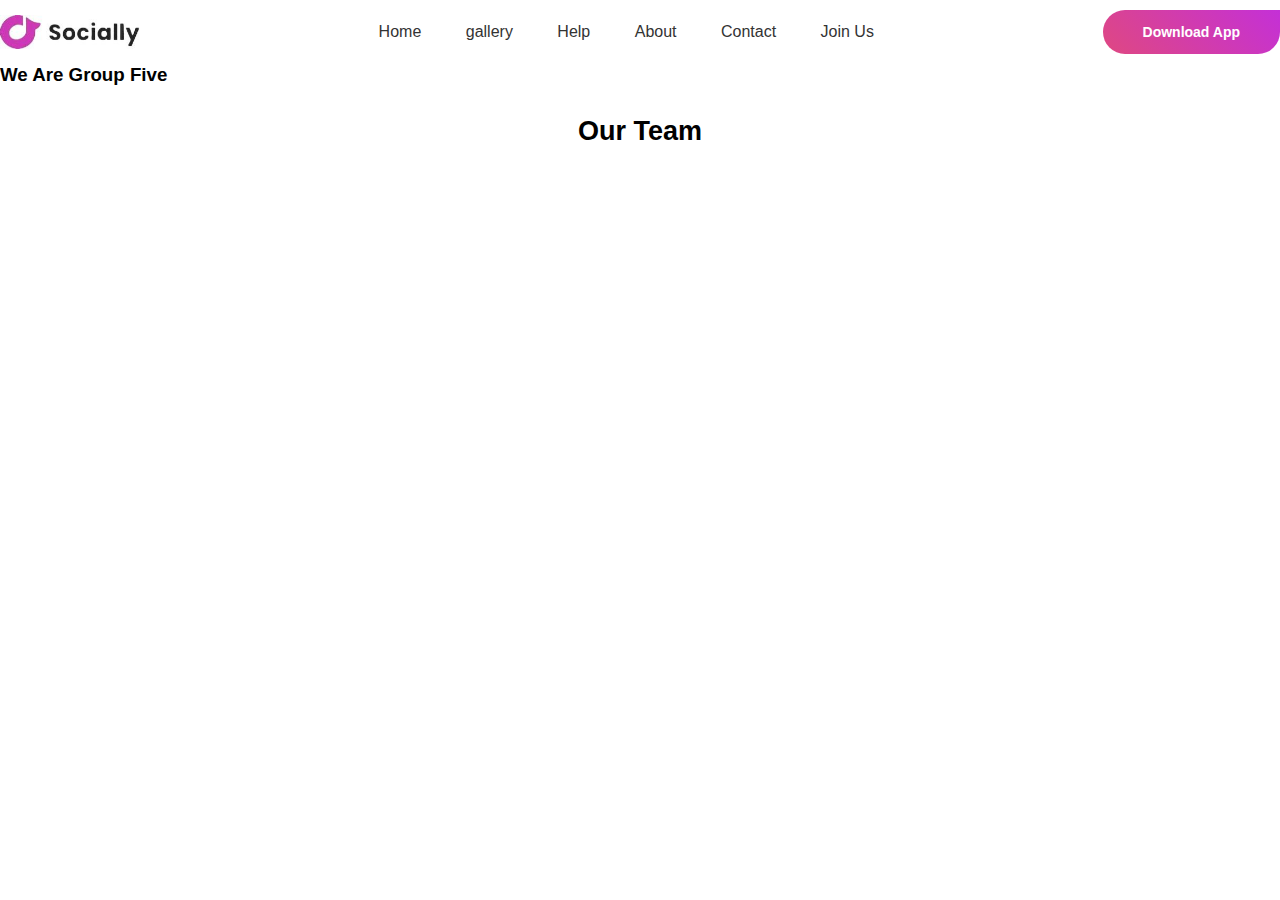
<file: make new freinds/about.html>
<!DOCTYPE html>
<html lang="en">
<head>
    <meta charset="UTF-8">
    <meta name="viewport" content="width=device-width, initial-scale=1.0">
    <title>Our Group</title>
    <link rel="stylesheet" href="style.css">
</head>
<body>
    <div class="win">
        <nav>
            <img src="lg.jpg" class="logo">
            <ul>
                <li><a href="index.html">Home</a></li>
                <li><a href="gallery.html">gallery</a></li>
                <li><a href="help.html">Help</a></li>
                <li><a href="about.html">About</a></li>
                <li><a href="contact.html">Contact</a></li>
                <li><a href="join.html">Join Us</a></li>
            </ul>
            <div>
                <!-- <a href="#" class="login-btn">Log in</a> -->
                <a href="#" class="btn">Download App</a>
            </div>
        </nav>
         <h3>We Are Group Five</h3>
        </div>
<!-- </section> -->
    <main>
        <!-- <section class="students-section"> -->
            <div class="container">
                <h2>Our Team</h2>
                <div class="table-container">
                    <table class="students-table">
                        <thead>
                            <tr>
                                <th>ID</th>
                                <th>Name</th>
                                <th>Role</th>
                            </tr>
                        </thead>
                        <tbody>
                            <tr>
                                <td>C6240096</td>
                                <td>Cabdiqani Muhumed Hassan</td>
                                <td>Design Home & Login</td>
                            </tr>
                            <tr>
                                <td>C6240050</td>
                                <td>Axmed Ibrahim Nuunow</td>
                                <td>Design about & join us</td>
                            </tr>
                            <tr>
                                <td>C6240060</td>
                                <td>Maryan Mohamed Yuusuf</td>
                                <td>Design contact </td>
                            </tr>
                            <tr>
                                <td>C6240097</td>
                                <td>Ridwo Daahir Maxamed</td>
                                <td>Design Gallery</td>
                            </tr>
                            <tr>
                                <td>C6240108</td>
                                <td>Mohamed Abdiraxman Abdulahi</td>
                                <td>Design help</td>
                            </tr>
                        </tbody>
                    </table>
                </div>
            </div>
        <!-- </section> -->
    </main>
</body>
</file>
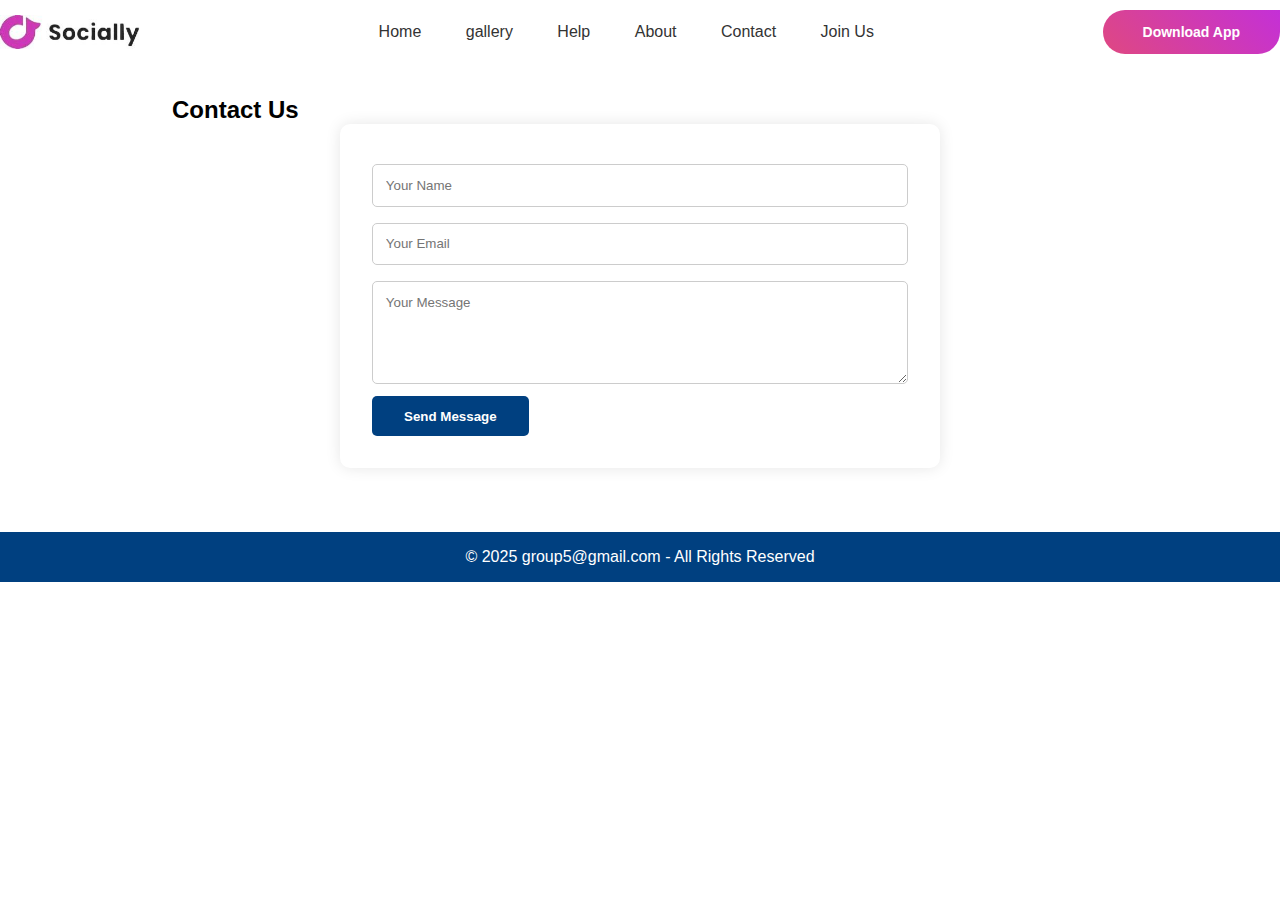
<file: make new freinds/contact.html>
<!DOCTYPE html>
<html lang="en">
<head>
    <meta charset="UTF-8">
    <meta name="viewport" content="width=device-width, initial-scale=1.0">
    <title>Our Group</title>
    <link rel="stylesheet" href="style.css">
    <style>
    section {
      padding: 2rem;
      max-width: 1000px;
      margin: auto;
    }

    .features {
      display: flex;
      flex-wrap: wrap;
      gap: 2rem;
      justify-content: center;
    }

    .card {
      background: white;
      padding: 1.5rem;
      border-radius: 10px;
      box-shadow: 0 0 10px rgba(0,0,0,0.1);
      width: 250px;
      text-align: center;
    }

    .card h3 {
      margin-bottom: 0.5rem;
    }
    form {
      background: white;
      padding: 2rem;
      border-radius: 10px;
      box-shadow: 0 0 15px rgba(0,0,0,0.1);
      max-width: 600px;
      margin: auto;
    }

    form input, form textarea {
      width: 100%;
      padding: 0.8rem;
      margin: 0.5rem 0;
      border: 1px solid #ccc;
      border-radius: 5px;
    }

    form button {
      padding: 0.8rem 2rem;
      background: #004080;
      color: white;
      border: none;
      border-radius: 5px;
      font-weight: bold;
      cursor: pointer;
      transition: 0.3s;
    }
form button:hover {
      background: #0052a3;
      /* buttonka marka la riixo colorka is bedelayo */
    }

    footer {
      background: #004080;
      color: white;
      text-align: center;
      padding: 1rem;
      /* 1rem=16px */
      margin-top: 2rem;
      /* 2rem=32px */
    }

    @media (max-width: 600px) {
      .features {
        flex-direction: column;
        align-items: center;
      }
    }
  </style>
</head>
<body>
    <div class="wow">
        <nav>
            <img src="lg.jpg" class="logo">
            <ul>
                <li><a href="index.html">Home</a></li>
                <li><a href="gallery.html">gallery</a></li>
                <li><a href="help.html">Help</a></li>
                <li><a href="about.html">About</a></li>
                <li><a href="contact.html">Contact</a></li>
                <li><a href="join.html">Join Us</a></li>
            </ul>
            <div>
                <!-- <a href="#" class="login-btn">Log in</a> -->
                <a href="#" class="btn">Download App</a>
            </div>
        </nav>
         <section>
          <!-- function -->
    <h2>Contact Us</h2>
    <form>
      <input type="text" placeholder="Your Name" required />
      <input type="email" placeholder="Your Email" required />
      <textarea rows="5" placeholder="Your Message"></textarea>
      <button type="submit">Send Message</button>
    </form>
  </section>

  <footer>
    <p>&copy; 2025 group5@gmail.com - All Rights Reserved</p>
</footer>
    </div>
</body>
</html>
</file>
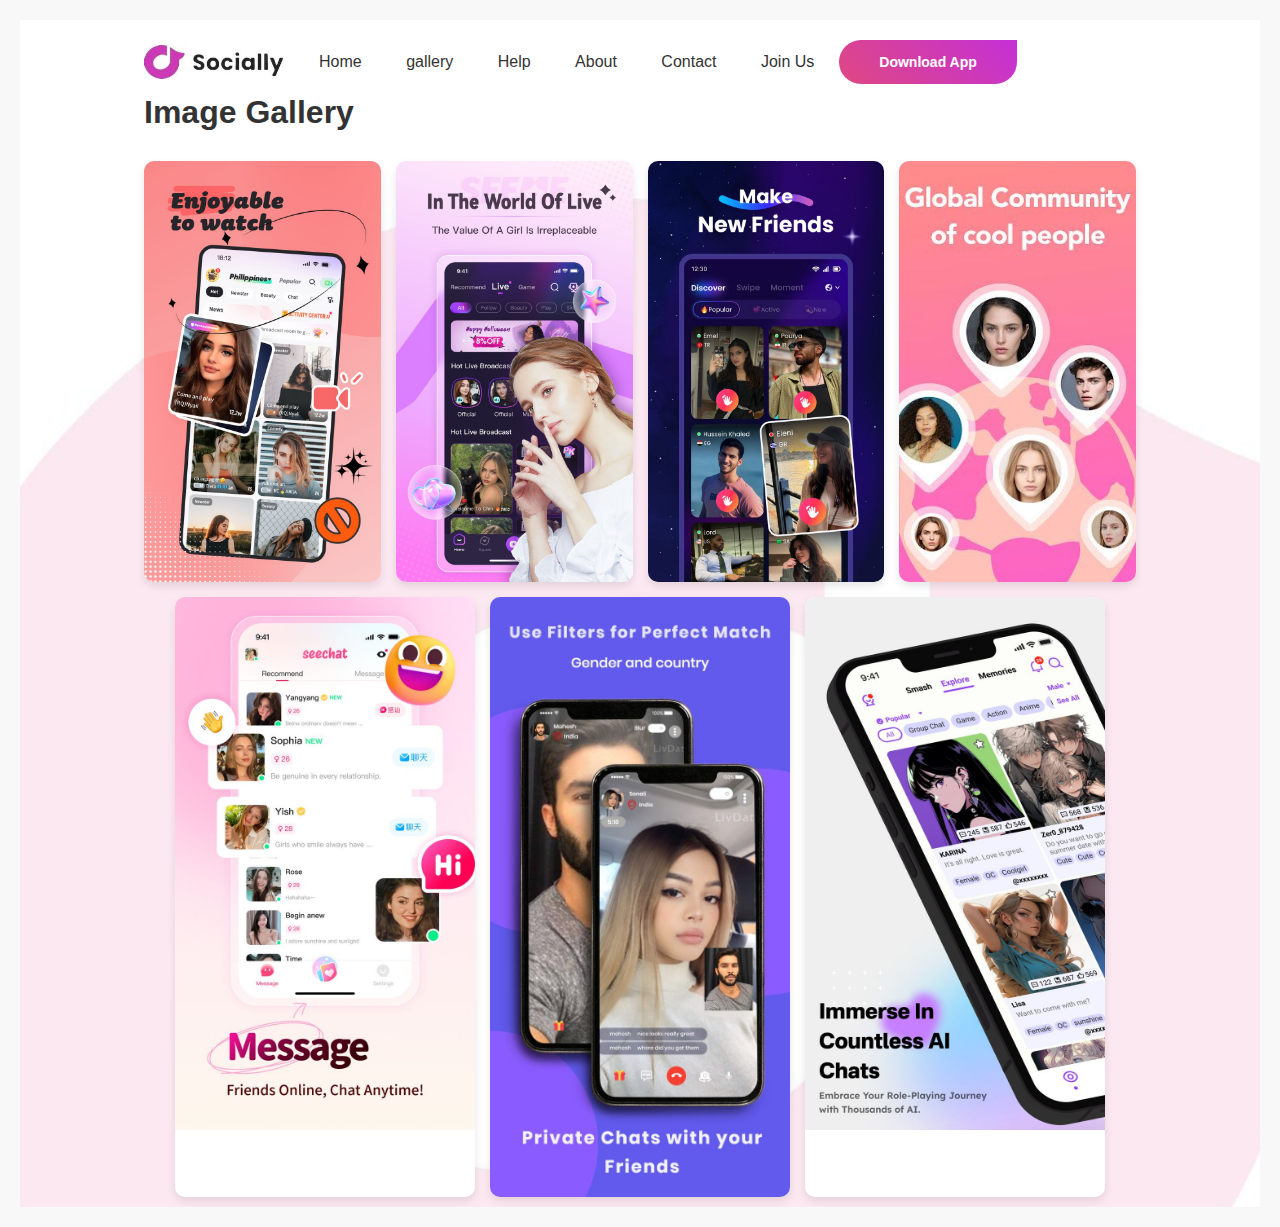
<file: make new freinds/gallery.html>
<!DOCTYPE html>
<html lang="en">
<head>
    <meta charset="UTF-8">
    <meta name="viewport" content="width=device-width, initial-scale=1.0">
    <title>Our Group</title>
    <link rel="stylesheet" href="style.css">
   <style>
    body {
  margin: 0;
  font-family: 'Segoe UI', sans-serif;
  background: #f8f8f8;
  padding: 20px;
}

.title {
  text-align: center;
  font-size: 32px;
  margin-bottom: 30px;
  color: #333;
}

.gallery {
  display: flex;
  flex-wrap: wrap;
  gap: 15px;
  /* wxa lagu xakameya contantska marke buxsaman inu jabiyo */
  /* kala fogaanta elements ka gudaha */
  justify-content: center;
}

.gallery-item {
  flex: 1 1 200px;
  max-width: 300px;
  overflow: hidden;
  border-radius: 10px;
  box-shadow: 0 4px 8px rgba(0,0,0,0.1);
  background: white;
  transition: transform 0.3s ease;
}

.gallery-item:hover {
    /* hover wuxu naga cawinaya sawirada ine kor ubodan marka ladul tago */
  transform: scale(1.05);
}

.gallery-item img {
  width: 100%;
  height: auto;
  display: block;
}
</style>
   
</head>
<body>
    <div class="hero">
        <nav>
            <img src="lg.jpg" class="logo">
            <ul>
                <li><a href="index.html">Home</a></li>
                
                <li><a href="gallery.html">gallery</a></li>
                <li><a href="help.html">Help</a></li>
                <li><a href="about.html">About</a></li>
                <li><a href="contact.html">Contact</a></li>
                 <li><a href="join.html">Join Us</a></li>
            </ul>
            <div>
                <!-- <a href="login.html" class="login-btn">Log in</a> -->
                <a href="https://apps.apple.com/my/app/camfrog-live-cam-chat-rooms/id694578768" class="btn">Download App</a>
            </div>
        </nav>
        <!-- functions start-->
  <h1 class="title">Image Gallery</h1>
  <div class="gallery">
    <div class="gallery-item"><img src="im7.jpg" alt="image1"></div>
    <div class="gallery-item"><img src="111.jpg" alt="Image 2"></div>
    <div class="gallery-item"><img src="2222.jpg" alt="Image 3"></div>
    <div class="gallery-item"><img src="im5.jpg" alt="Image 4"></div>
    <div class="gallery-item"><img src="im6.jpg" alt="Image 5"></div>
    <div class="gallery-item"><img src="uuuu.jpg" alt="Image 6"></div>
    <div class="gallery-item"><img src="kkk.jpg" alt="Image 7"></div>
  </div>
</body>
</html>
</file>
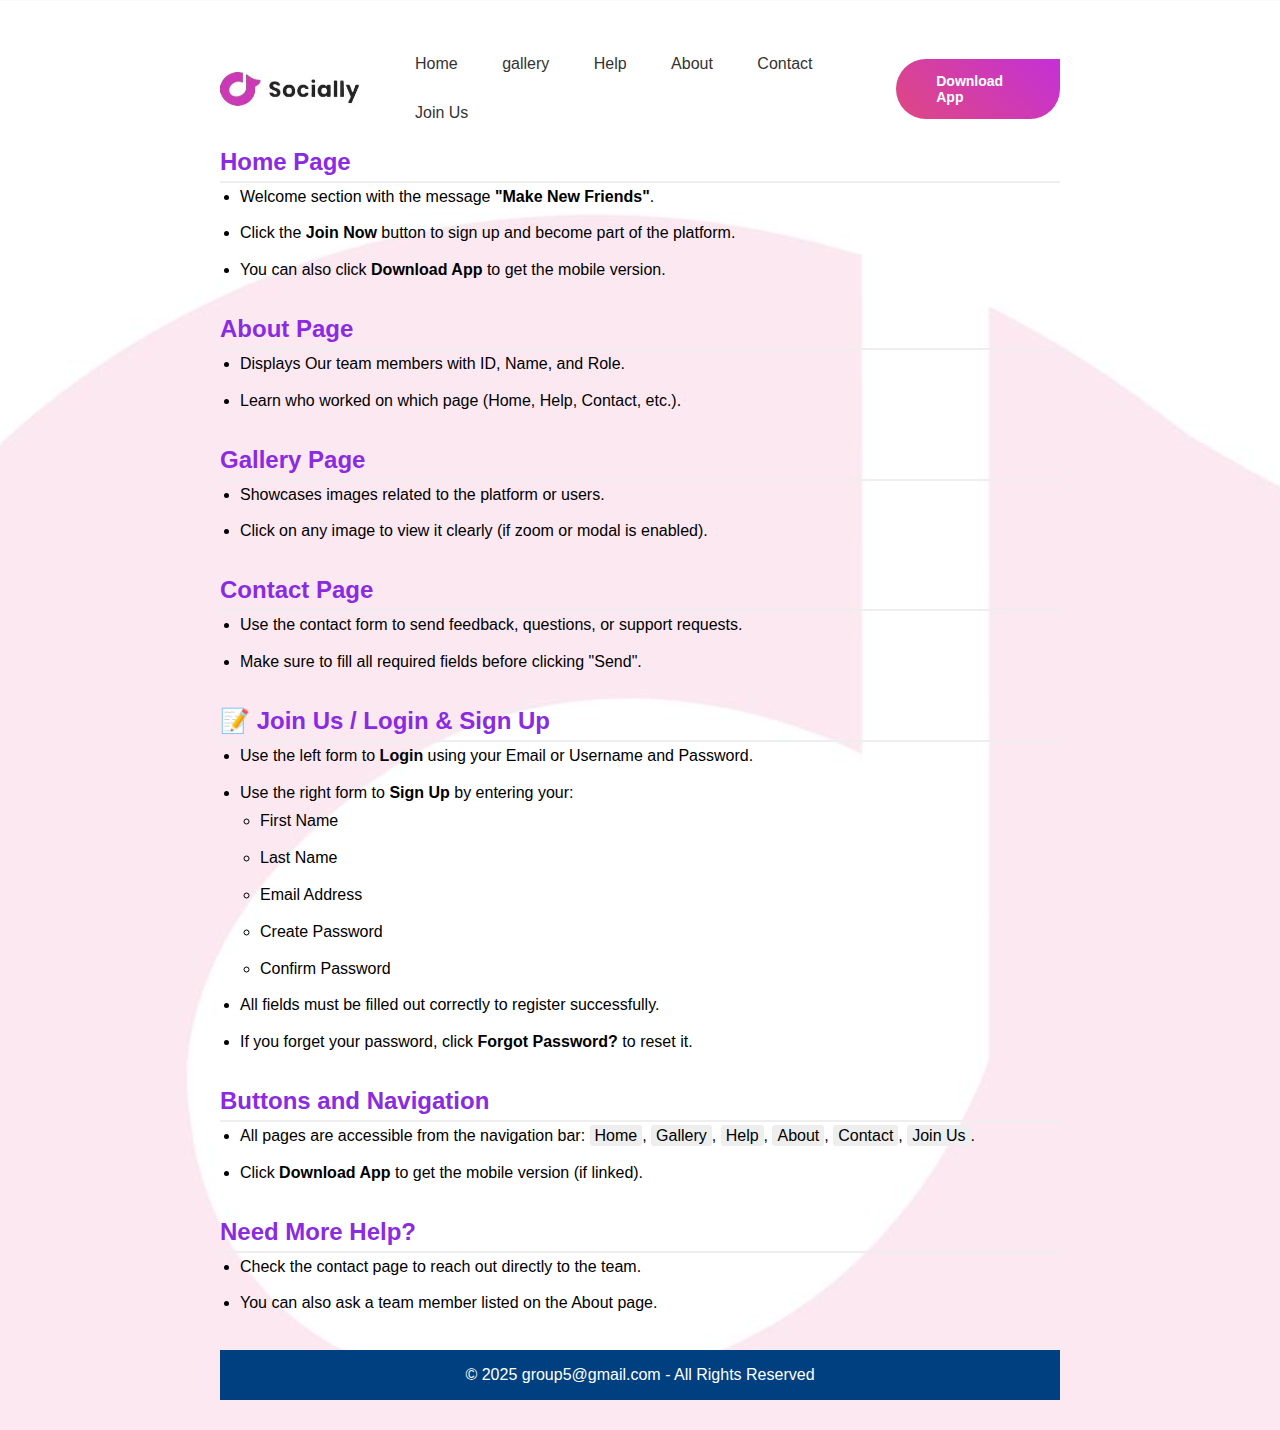
<file: make new freinds/help.html>
<!DOCTYPE html>
<html lang="en">
<head>
    <meta charset="UTF-8">
    <meta name="viewport" content="width=device-width, initial-scale=1.0">
    <title>Our Group</title>
    <link rel="stylesheet" href="style.css">
<style>
    body {
      font-family: 'Segoe UI', sans-serif;
      background-color: #f9f9f9;
      padding: 30px;
      max-width: 900px;
      margin: auto;
     background-image: url(bacground.jpg);
       background-position: center;
    background-size: cover;
    } 

    h1 {
      color: #222;
      text-align: center;
      margin-bottom: 30px;
    }

    section {
      margin-bottom: 30px;
    }

    h2 {
      color: #8a2be2;
      border-bottom: 2px solid #eee;
      padding-bottom: 5px;
    }

    ul {
      line-height: 1.8;
      padding-left: 20px;
    }

    li {
      margin-bottom: 8px;
    }

    code {
      background-color: #eee;
      padding: 2px 5px;
      border-radius: 3px;
    }
    footer {
      background: #004080;
      color: white;
      text-align: center;
      padding: 16px;
      margin-top: 32px;
    }
  </style>
</head>
<body>
    <div class="wo">
        <nav>
            <img src="lg.jpg" class="logo">
            <ul>
                <li><a href="index.html">Home</a></li>
                <li><a href="gallery.html">gallery</a></li>
                <li><a href="help.html">Help</a></li>
                <li><a href="about.html">About</a></li>
                <li><a href="contact.html">Contact</a></li>
                <li><a href="join.html">Join Us</a></li>
            </ul>
            <div>
                <!-- <a href="#" class="login-btn">Log in</a> -->
                <a href="#" class="btn">Download App</a>
            </div>
        </nav>
<body>
  <section>
    <h2> Home Page</h2>
    <ul>
      <li>Welcome section with the message <strong>"Make New Friends"</strong>.</li>
      <li>Click the <strong>Join Now</strong> button to sign up and become part of the platform.</li>
      <li>You can also click <strong>Download App</strong> to get the mobile version.</li>
    </ul>
  </section>
  <section>
    <h2>About Page</h2>
    <ul>
      <li>Displays Our team members with ID, Name, and Role.</li>
      <li>Learn who worked on which page (Home, Help, Contact, etc.).</li>
    </ul>
  </section>

  <section>
    <h2> Gallery Page</h2>
    <ul>
      <li>Showcases images related to the platform or users.</li>
      <li>Click on any image to view it clearly (if zoom or modal is enabled).</li>
    </ul>
  </section>

  <section>
    <h2> Contact Page</h2>
    <ul>
      <li>Use the contact form to send feedback, questions, or support requests.</li>
      <li>Make sure to fill all required fields before clicking "Send".</li>
    </ul>
  </section>

  <section>
    <h2>📝 Join Us / Login & Sign Up</h2>
    <ul>
      <li>Use the left form to <strong>Login</strong> using your Email or Username and Password.</li>
      <li>Use the right form to <strong>Sign Up</strong> by entering your:
        <ul>
          <li>First Name</li>
          <li>Last Name</li>
          <li>Email Address</li>
          <li>Create Password</li>
          <li>Confirm Password</li>
        </ul>
      </li>
      <li>All fields must be filled out correctly to register successfully.</li>
      <li>If you forget your password, click <strong>Forgot Password?</strong> to reset it.</li>
    </ul>
  </section>

  <section>
    <h2>Buttons and Navigation</h2>
    <ul>
      <li>All pages are accessible from the navigation bar: <code>Home</code>, <code>Gallery</code>, <code>Help</code>, <code>About</code>, <code>Contact</code>, <code>Join Us</code>.</li>
      <li>Click <strong>Download App</strong> to get the mobile version (if linked).</li>
    </ul>
  </section>

  <section>
    <h2>Need More Help?</h2>
    <ul>
      <li>Check the contact page to reach out directly to the team.</li>
      <li>You can also ask a team member listed on the About page.</li>
    </ul>
  </section>
  <footer>
    <p>&copy; 2025 group5@gmail.com - All Rights Reserved</p>
</footer>

</body>
</html>
</file>
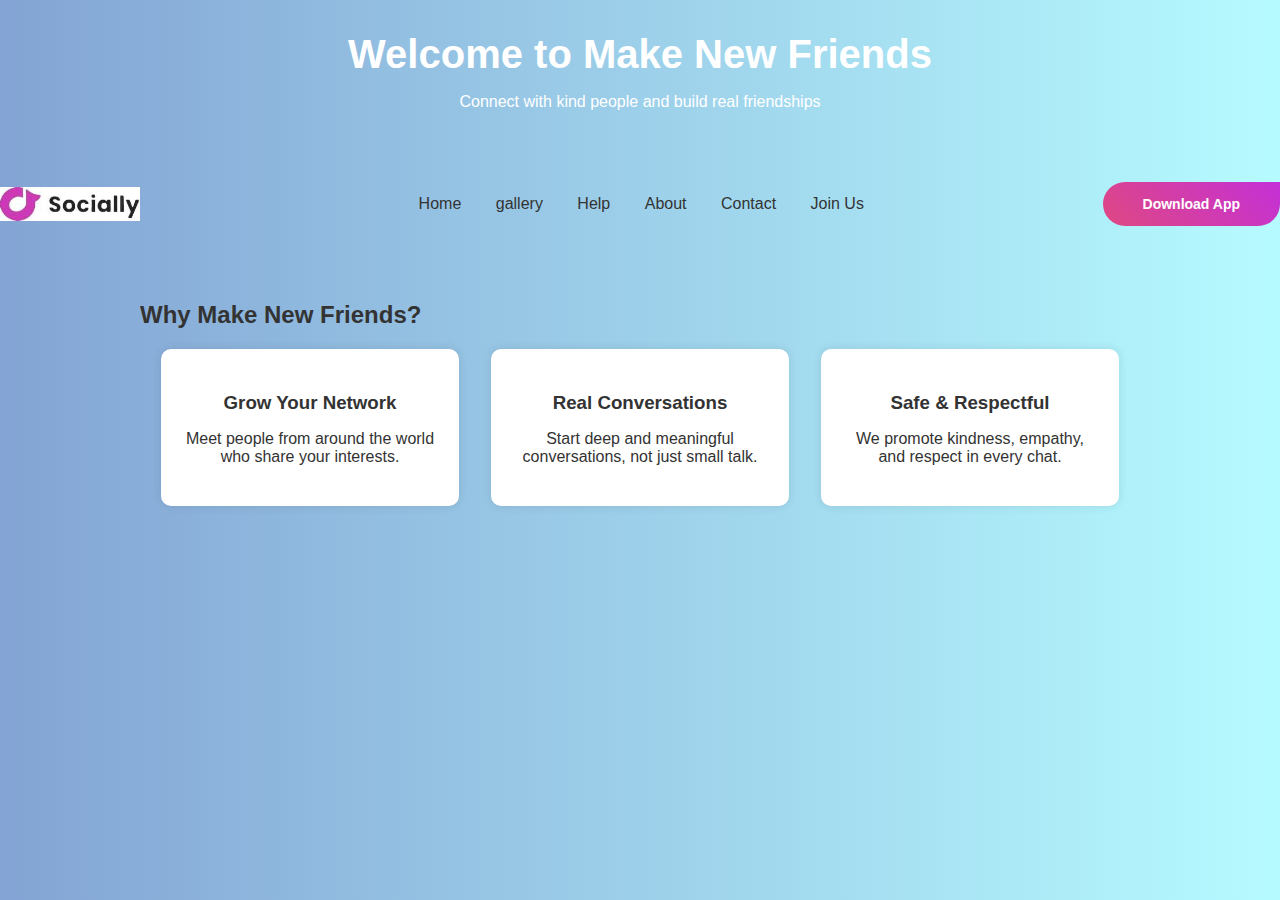
<file: make new freinds/join.html>
<!DOCTYPE html>
<html lang="en">
<head>
  <meta charset="UTF-8" />
  <meta name="viewport" content="width=device-width, initial-scale=1.0"/>
  <title>Make New Friends</title>
  <style>
    body {
      margin: 0;
      font-family: 'Segoe UI', Tahoma, Geneva, Verdana, sans-serif;
      background: linear-gradient(to right, #83a4d4, #b6fbff);
      color: #333;
    }

    header {
      color: white;
      padding: 2rem;
      text-align: center;

    }

    header h1 {
      margin: 0;
      font-size: 2.5rem;
    }
    nav{
    padding: 10px 0;
    display: flex;
    align-items: center;
    justify-content: space-between;
 
}
nav a{
      font-weight: bold;
}
.logo{
    width: 140px;
}
.login-btn{
    text-decoration: none;
    color: #333;
    margin-right: 15px;
    font-weight: 400;
}
.btn{
    display: inline-block;
    text-decoration: none;
    padding: 14px 40px;
    color: #fff;
    background-image: linear-gradient(45deg, #df4881, #c430d7);
    font-size: 14px;
    border-radius: 30px;
    border-top-right-radius: 0;
    transition: 0.5s;
}
nav ul li{
    display: inline-block;
    list-style: none;
    margin: 10px 15px;
}
nav ul li a{
    text-decoration: none;
    color: #333;
    font-weight: 400;
}

    header nav{
      background-image: url(amira.png);
      background-repeat: no-repeat;
      display: flex;
      justify-content: center;
      gap: 2rem;
      padding: 1rem 0;
    }

    nav a {
      color: white;
      text-decoration: none;
      font-weight: bold;
      transition: 0.3s;
    }

    nav a:hover {
      text-decoration: underline;
    }

    section {
      padding: 2rem;
      max-width: 1000px;
      margin: auto;
    }

    .features{
     
      display: flex;
      flex-wrap: wrap;
      gap: 2rem;
      justify-content: center;
    }

    .card {
      background: white;
      padding: 1.5rem;
      border-radius: 10px;
      box-shadow: 0 0 10px rgba(0,0,0,0.1);
      width: 250px;
      text-align: center;
}

    

    .card h3 {
      margin-bottom: 0.5rem;
    }

    form {
      background: white;
      padding: 2rem;
      border-radius: 10px;
      box-shadow: 0 0 15px rgba(0,0,0,0.1);
      max-width: 600px;
      margin: auto;
    }

    form input, form textarea {
      width: 100%;
      padding: 0.8rem;
      margin: 0.5rem 0;
      border: 1px solid #ccc;
      border-radius: 5px;
    }

    form button {
      padding: 0.8rem 2rem;
      background: #004080;
      color: white;
      border: none;
      border-radius: 5px;
      font-weight: bold;
      cursor: pointer;
      transition: 0.3s;
    }

    form button:hover {
      background: #0066cc;
    }

    footer {
      background: #004080;
      color: white;
      text-align: center;
      padding: 1rem;
      margin-top: 2rem;
    }
/* in qaab walbo oo uso muqan kro iyo size walbo */
    @media (max-width: 600px) {
      .features {
        flex-direction: column;
        align-items: center;
      }
    }
    
  </style>
</head>
<body>
  <header>
    <h1>Welcome to Make New Friends</h1>
    <p>Connect with kind people and build real friendships</p>
  </header>
    <nav>
            <img src="lg.jpg" class="logo">
            <ul>
                <li><a href="index.html">Home</a></li>
                <li><a href="gallery.html">gallery</a></li>
                <li><a href="help.html">Help</a></li>
                <li><a href="about.html">About</a></li>
                <li><a href="contact.html">Contact</a></li>
                <li><a href="join.html">Join Us</a></li>
            </ul>
            <div>
                <!-- <a href="#" class="login-btn">Log in</a> -->
                <a href="#" class="btn">Download App</a>
                
            </div>
        </nav>

  <section>
    <h2>Why Make New Friends?</h2>
    <div class="features">
      <div class="card">
        <h3>Grow Your Network</h3>
        <p>Meet people from around the world who share your interests.</p>
      </div>
      <div class="card">
        <h3>Real Conversations</h3>
        <p>Start deep and meaningful conversations, not just small talk.</p>
      </div>
      <div class="card">
        <h3>Safe & Respectful</h3>
        <p>We promote kindness, empathy, and respect in every chat.</p>
      </div>
    </div>
  </section>
</body>
</html>
</file>
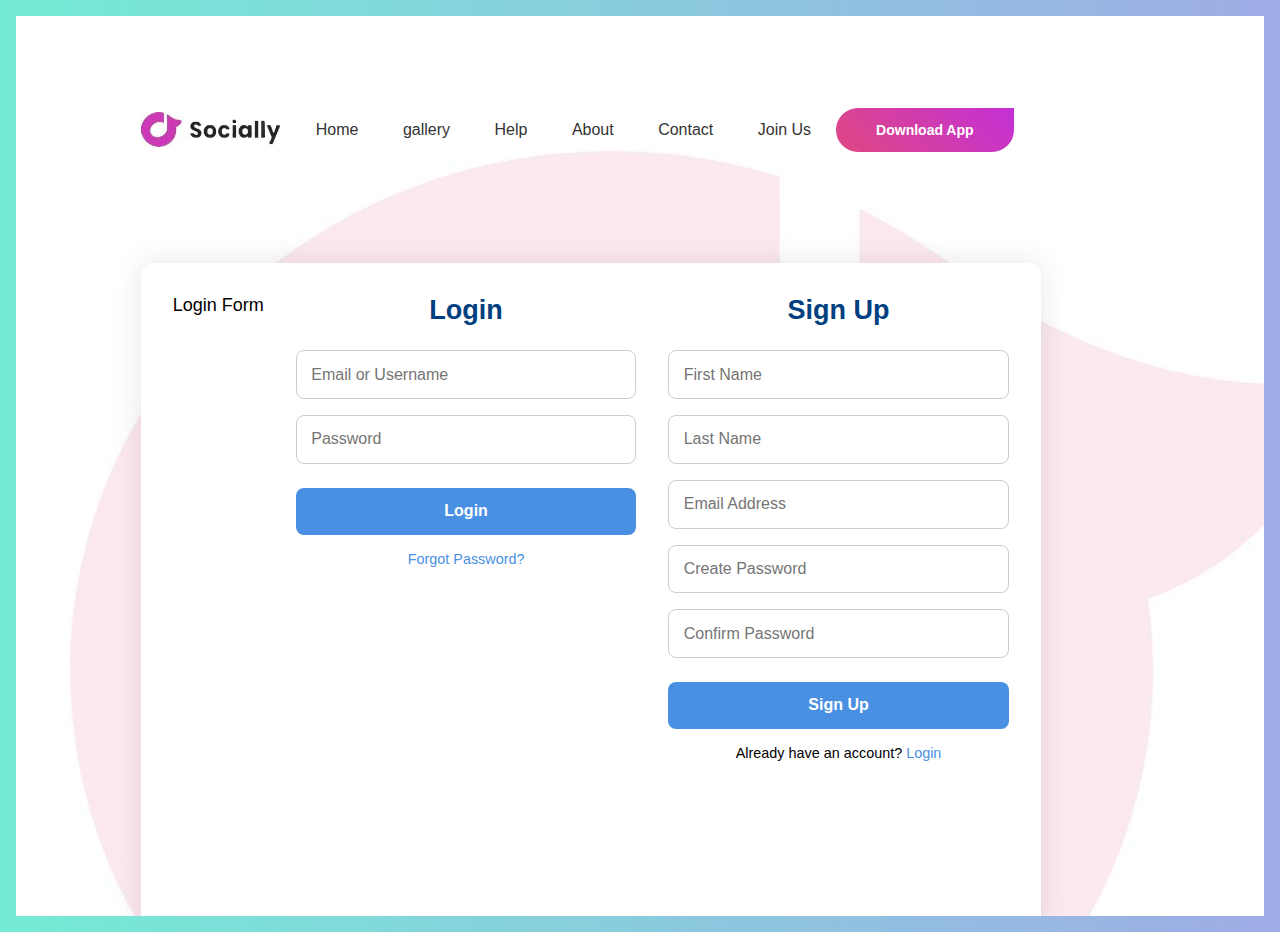
<file: make new freinds/login.html>
<!DOCTYPE html>
<html lang="en">
<head>
    <meta charset="UTF-8">
    <meta name="viewport" content="width=device-width, initial-scale=1.0">
    <link rel="stylesheet" href="style.css">
  <title>Login & Sign Up</title>
  <style>
    * {
      box-sizing: border-box;
    }

    body {
      margin: 0;
      font-family: 'Segoe UI', Tahoma, Geneva, Verdana, sans-serif;
      background: linear-gradient(to right, #74ebd5, #9face6);
      display: flex;
      justify-content: center;
      align-items: center;
      min-height: 100vh;
      padding: 1rem;
    }

    .container {
      background: white;
      padding: 2rem;
      display: flex;
      flex-wrap: wrap;
      gap: 2rem;
      border-radius: 12px;
      box-shadow: 0 0 30px rgba(0,0,0,0.1);
      max-width: 900px;
      width: 100%;
    }

    .form-box {
      flex: 1;
      min-width: 300px;
    }

    .form-box h2 {
      text-align: center;
      color: #004080;
    }

    form {
      display: flex;
      flex-direction: column;
      margin-top: 1rem;
    }

    input {
      padding: 0.9rem;
      margin: 0.5rem 0;
      border: 1px solid #ccc;
      border-radius: 8px;
      font-size: 1rem;
    }

    button {
      background-color: #4a90e2;
      color: white;
      border: none;
      padding: 0.9rem;
      margin-top: 1rem;
      font-size: 1rem;
      font-weight: bold;
      border-radius: 8px;
      cursor: pointer;
      transition: background 0.3s;
    }

    button:hover {
      background-color: #357ab8;
    }

    .form-footer {
      text-align: center;
      margin-top: 1rem;
      font-size: 0.9rem;
    }

    .form-footer a {
      color: #4a90e2;
      text-decoration: none;
    }

    .form-footer a:hover {
      text-decoration: underline;
    }

    @media (max-width: 700px) {
      .container {
        flex-direction: column;
      }
    }
  </style>
</head>
    <div class="hero">
        <nav>
            <img src="lg.jpg" class="logo">
            <ul>
                <li><a href="index.html">Home</a></li>
                <li><a href="gallery.html">gallery</a></li>
                <li><a href="help.html">Help</a></li>
                <li><a href="about.html">About</a></li>
                <li><a href="contact.html">Contact</a></li>
                 <li><a href="join.html">Join Us</a></li>
            </ul>
            <div>
                <!-- <a href="login.html" class="login-btn">Log in</a> -->
                <a href="https://apps.apple.com/my/app/camfrog-live-cam-chat-rooms/id694578768" class="btn">Download App</a>
            </div>
        </nav>
<body>

  <div class="container">

    Login Form
    <div class="form-box">
      <h2>Login</h2>
      <form>
        <input type="text" placeholder="Email or Username" required>
        <input type="password" placeholder="Password" required>
        <button type="submit">Login</button>
      </form>
      <div class="form-footer">
        <p><a href="#">Forgot Password?</a></p>
      </div>
    </div>

    <!-- Sign Up Form -->
    <div class="form-box">
      <h2>Sign Up</h2>
      <form>
        <input type="text" placeholder="First Name" required>
        <input type="text" placeholder="Last Name" required>
        <input type="email" placeholder="Email Address" required>
        <input type="password" placeholder="Create Password" required>
        <input type="password" placeholder="Confirm Password" required>
        <button type="submit">Sign Up</button>
      </form>
      <div class="form-footer">
        <p>Already have an account? <a href="#">Login</a></p>
      </div>
    </div>

  </div>

</body>
</html>
</file>
<file: make new freinds/style.css>
*{
    margin: 0;
    padding: 0;
    box-sizing: border-box;
    font-family: 'Poppins','Segoe UI', Tahoma, Geneva, Verdana, sans-serif;
}
body{
    @media(max-width:768px) {
        nav{
            flex-direction: column;
        }
        
    }
}
.hero{
    width: 100%;
    min-height: 100vh;
    background-image: url(bacground.jpg);
    background-position: center;
    background-size: cover;
    padding: 10px 10%;
    overflow: hidden;
    /* in lagu xaka meyo marka uu cabir ka badan yihin  */
    position: relative;
    display: flex;
    flex-wrap: wrap;
}
nav{
    padding: 10px 0;
    display: flex;
    align-items: center;
    justify-content: space-between;
 
}
nav a{
      font-weight: bold;
      margin-left: 10px;
}
.logo{
    width: 140px;
      margin-right: 10px;
}
nav ul li{
    display: inline-block;
    list-style: none;
    margin: 10px 15px;
}
nav ul li a{
    text-decoration: none;
    color: #333;
    font-weight: 400;
}
.login-btn{
    text-decoration: none;
    color: #333;
    margin-right: 15px;
    font-weight: 400;
}
.btn{
    display: inline-block;
    text-decoration: none;
    padding: 14px 40px;
    color: #fff;
    background-image: linear-gradient(45deg, #df4881, #c430d7);
    font-size: 14px;
    border-radius: 30px;
    border-top-right-radius: 0;
    /* dhaqaaqa yar ee buttonka */
    transition: 0.5s;
}
.content{
    margin-top: 10%;
    max-width: 600px;
}
.content h1{
    font-size: 70px;
    color: #222;
    display: flex;
}
.content p{
    margin: 10px 0 30px;
    color: #333;
    font-family: sans-serif;
    /* qoralka dhaqaaqiisa */
    animation-delay: 0.5s;

}
.content .btn{
    padding: 15px 55px;
    font-size: 16px;
    /* dhaqaaqa btnka join us */
     animation-delay: 1s;
}
/* pseudo class */
.btn:hover{
    border-top-right-radius: 30px;
}
.feature-img{
    width: 420px;
    position: absolute;
    bottom: 0;
    right: 10%;
   margin-left: 190px;
}
.feature-img.anim{
     animation-delay: 1.5s;

}
.anim{
    opacity: 0;
    /* it will move up */
    transform: translateY(30px);
    animation: moveup 0.5s linear forwards;
}
@keyframes moveup{
    100%{
        opacity: 1;
        /* in hoos u kaso kaco /qurxin  */
        transform: translateY(0px);

    }
}


/* about */

nav{
    padding: 10px 0;
    
    display: flex;
    align-items: center;
    justify-content: space-between;
 
}
nav a{
      font-weight: bold;
}
.logo{
    width: 140px;
}
nav ul li{
    display: inline-block;
    list-style: none;
    margin: 10px 15px;
}
nav ul li a{
    text-decoration: none;
    color: #333;
    font-weight: 400;
}
.login-btn{
    text-decoration: none;
    color: #bd0101;
    margin-right: 15px;
    font-weight: 400;
}
.btn{
    display: inline-block;
    text-decoration: none;
    padding: 14px 40px;
    color: #fff;
    background-image: linear-gradient(45deg, #df4881, #c430d7);
    font-size: 14px;
    border-radius: 30px;
    border-top-right-radius: 0;
    transition: 0.5s;
}
.container{
     text-align: center;
     font-size: large;
     font-family: sans-serif;
      transform: translateY(30px);
    animation: moveup 0.5s linear forwards;    
}
.table-container { 
    max-width: 700px;
    margin: 0 auto;
    overflow-x: auto;
    box-shadow: 0 6px 20px rgba(0, 0, 0, 0.1);
    border-radius: 15px;
    margin-bottom: 100px;
    opacity: 0;
     transform: translateY(30px);
     /* waxa uu hoos usocona 30pixel */
    animation: moveup 0.5s linear forwards;
    /* move up wa animation no ogolanayo inu box kor aado */
    /* linear forward wa xawaare jogto ah */
}
.students-table {
    width: 100%;
    border-collapse: collapse;
   
    border-radius: 15px;
    overflow: hidden;
}
.students-table thead {
    background: #2c5530;
    color: white;
}
.students-table th,
.students-table td {
    padding: 1.2rem;
    text-align: left;
    border-bottom: 1px solid #e0e0e0;
}
.students-table th {
    font-weight: 600;
    font-size: 1.1rem;
    /* in upper laga dhigo qoralka  */
    text-transform: uppercase;
    letter-spacing: 0.5px;
}
.students-table tbody tr {
    /* colorka yar ee ka so muqanayo mrka mouse ka la dul geeyo */
    transition: background-color 0.5s ease;
}
.students-table tbody tr:hover {
   /* hover wuxu naga cawina in uu so muqdo color mrka la dul tago */
    background-color: #9debe0;
     /* noca colorka sidu noqonayo */
}
.students-table tbody tr:last-child td {
    border-bottom: none;
}
.students-table td {
    font-size: 1rem;
    color: #333;
}
.students-table td:first-child {
    /* wa midka ugu horeyo color uyeel */
    font-weight: 600;
    color: #2c5530;
}
</file>
